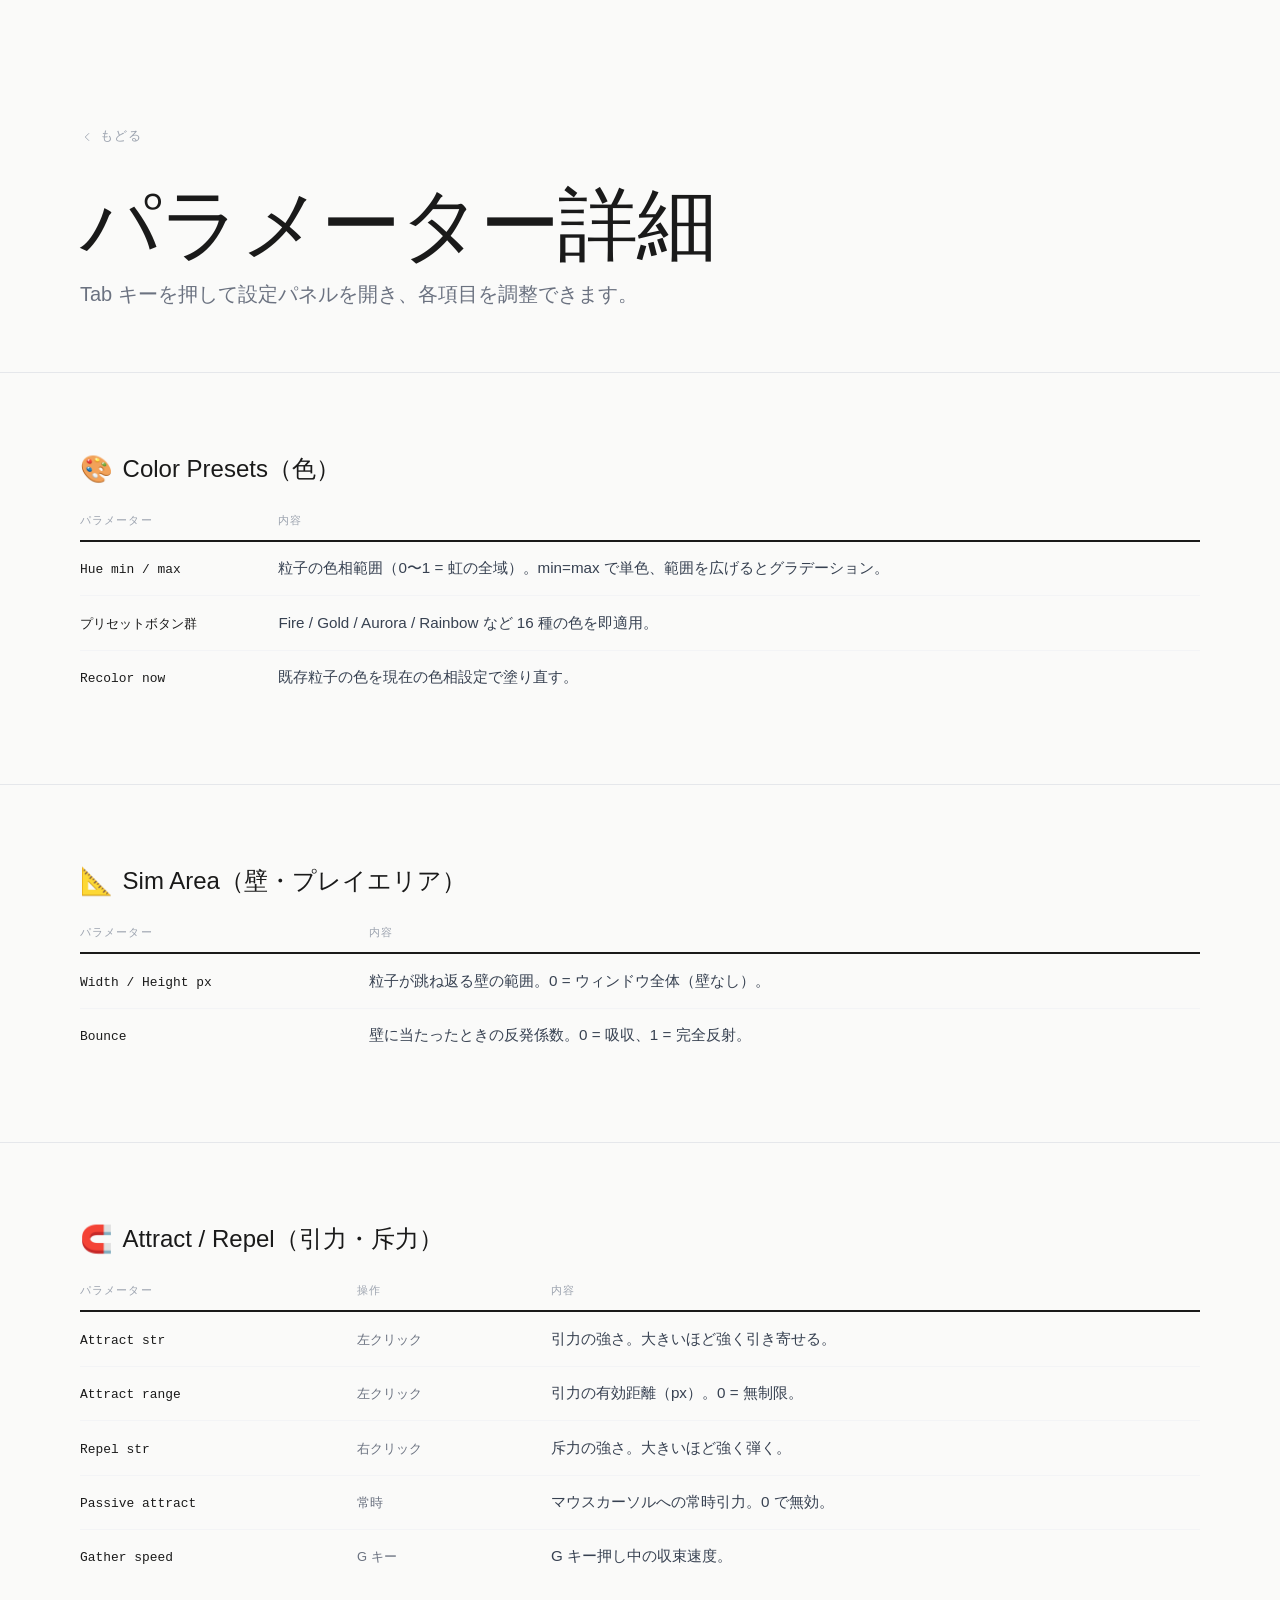
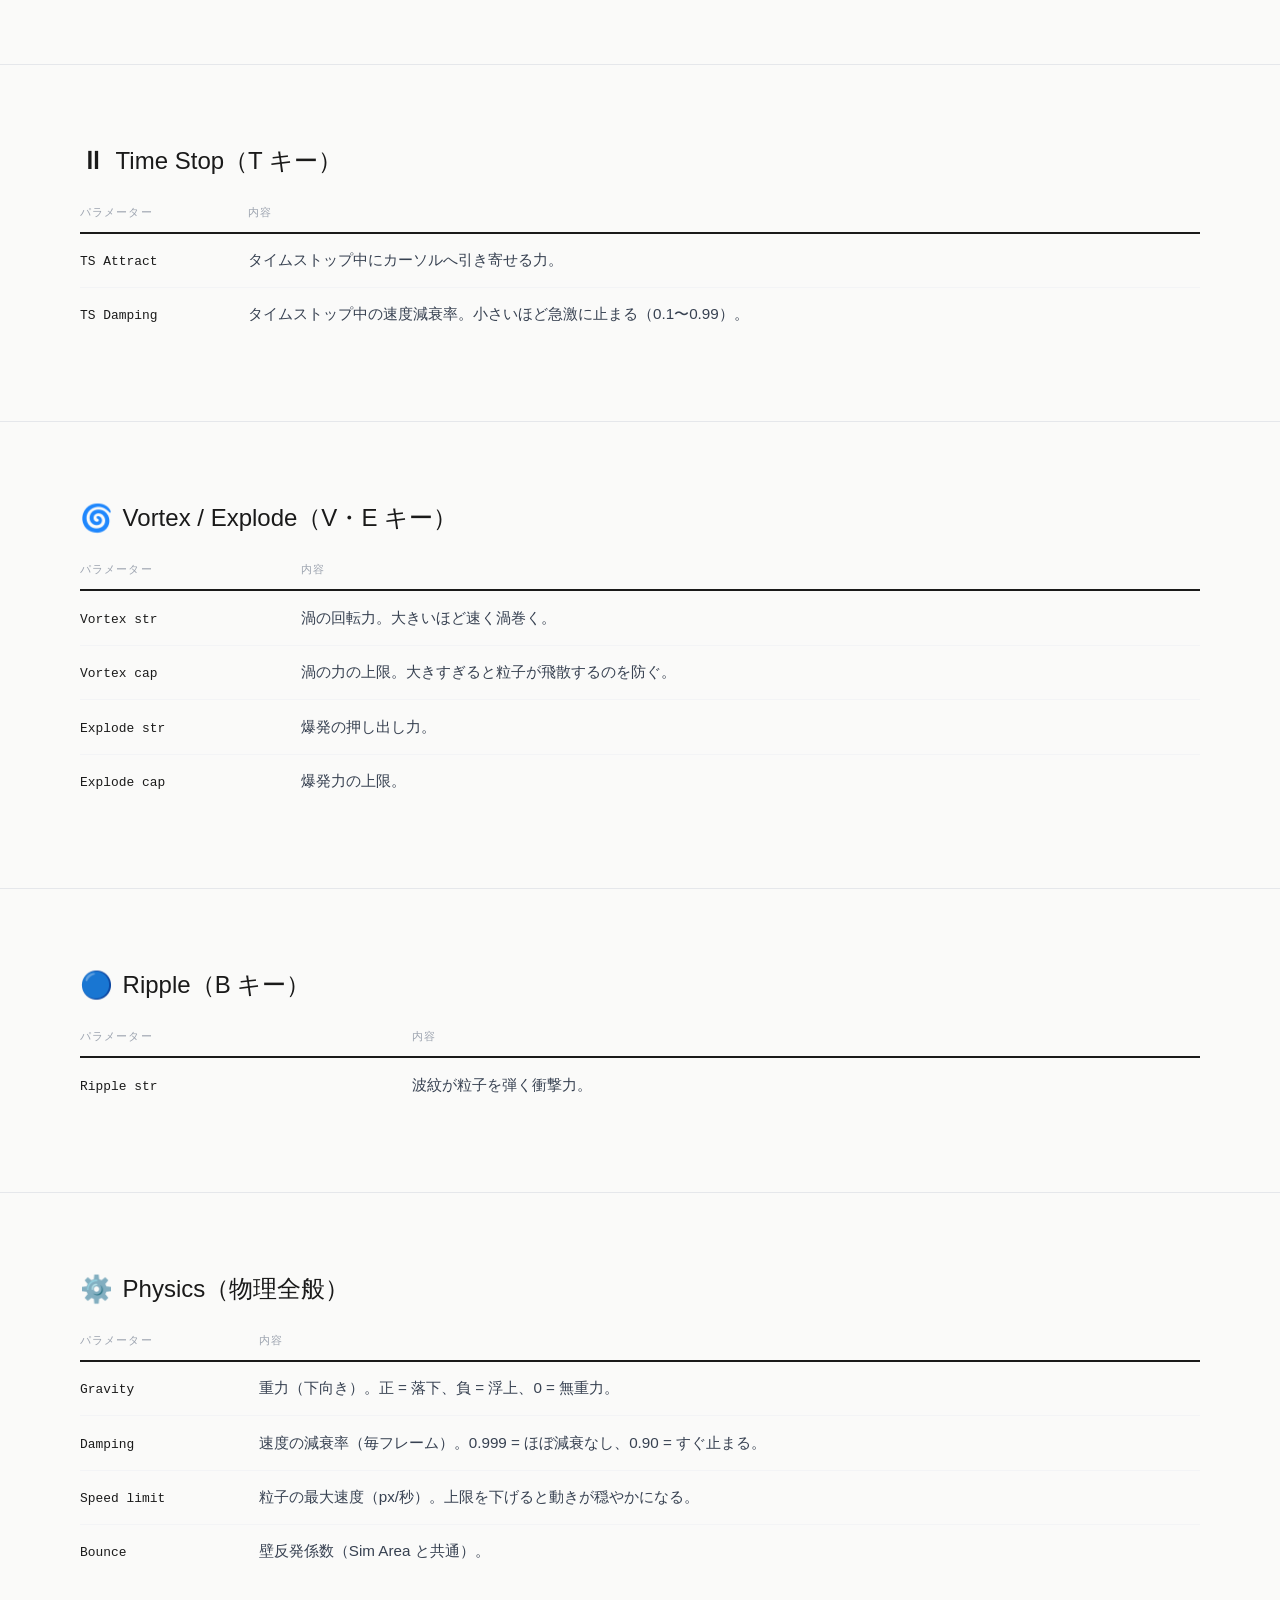
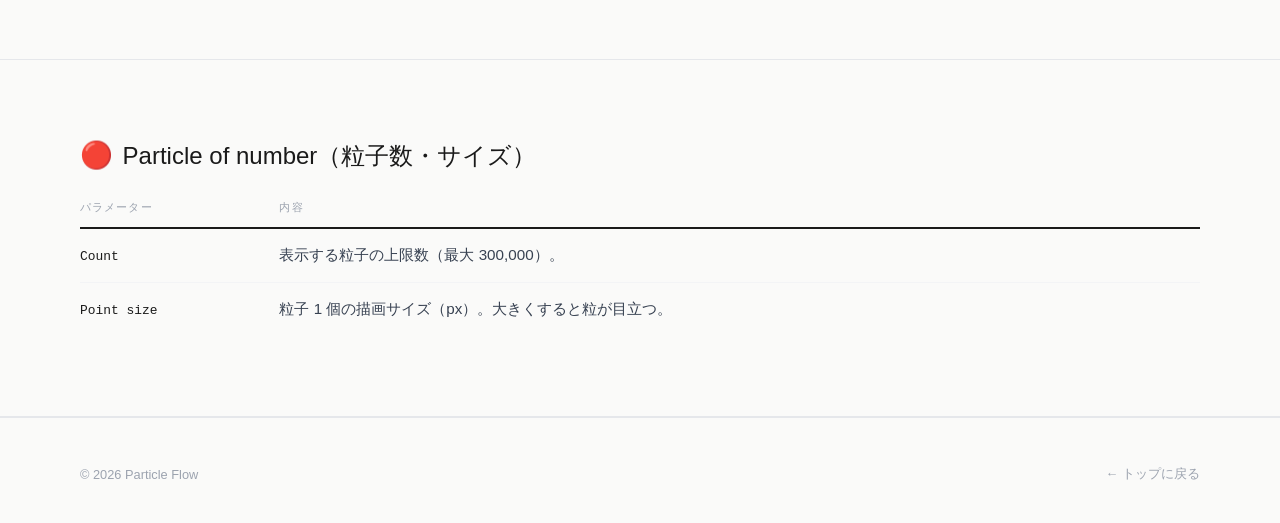
<file: docs/details/index.html>
<!DOCTYPE html>
<html lang="ja">
<head>
  <meta charset="UTF-8" />
  <meta name="viewport" content="width=device-width, initial-scale=1.0" />
  <title>パラメーター詳細 — Particle Flow</title>
  <link rel="stylesheet" href="../style.css" />
  <style>
    /* ---- Details ページ固有スタイル ---- */
    .detail-hero {
      padding: 5rem 1.5rem 3rem;
      border-bottom: 1px solid #e5e7eb;
    }
    @media (min-width: 640px)  { .detail-hero { padding: 6rem 2.5rem 3.5rem; } }
    @media (min-width: 1024px) { .detail-hero { padding: 8rem 5rem 4rem; } }

    .back-link {
      display: inline-flex;
      align-items: center;
      gap: 0.4rem;
      font-size: 0.8rem;
      color: #9ca3af;
      text-decoration: none;
      letter-spacing: 0.05em;
      margin-bottom: 2.5rem;
      transition: color 0.2s;
    }
    .back-link:hover { color: #1a1a1a; }

    .detail-hero h1 {
      font-size: clamp(2.2rem, 7vw, 5rem);
      font-weight: 300;
      line-height: 1.0;
      letter-spacing: -0.02em;
      margin-bottom: 1rem;
    }

    .detail-hero p {
      font-size: clamp(1rem, 2vw, 1.25rem);
      color: #6b7280;
      max-width: 40rem;
    }

    /* ---- セクション ---- */
    .detail-section {
      padding: 3.5rem 1.5rem;
      border-bottom: 1px solid #e5e7eb;
    }
    @media (min-width: 640px)  { .detail-section { padding: 4rem 2.5rem; } }
    @media (min-width: 1024px) { .detail-section { padding: 5rem 5rem; } }

    .detail-section-inner {
      max-width: 80rem;
      margin: 0 auto;
    }

    .section-heading {
      font-size: clamp(1.1rem, 3vw, 1.5rem);
      font-weight: 400;
      margin-bottom: 1.75rem;
      display: flex;
      align-items: center;
      gap: 0.6rem;
    }

    .section-emoji {
      font-size: 1.1em;
      line-height: 1;
    }

    /* ---- テーブル ---- */
    .param-table {
      width: 100%;
      border-collapse: collapse;
      font-size: clamp(0.85rem, 1.5vw, 0.95rem);
    }

    .param-table thead tr {
      border-bottom: 2px solid #1a1a1a;
    }

    .param-table th {
      text-align: left;
      font-weight: 500;
      font-size: 0.7rem;
      text-transform: uppercase;
      letter-spacing: 0.1em;
      color: #9ca3af;
      padding: 0 0 0.75rem;
    }
    .param-table th:not(:first-child) { padding-left: 1.5rem; }

    .param-table tbody tr {
      border-bottom: 1px solid #f3f4f6;
      transition: background 0.15s;
    }
    .param-table tbody tr:last-child { border-bottom: none; }
    .param-table tbody tr:hover { background: #f9fafb; }

    .param-table td {
      padding: 0.9rem 0;
      vertical-align: top;
      line-height: 1.6;
      color: #374151;
    }
    .param-table td:not(:first-child) { padding-left: 1.5rem; }

    .param-name {
      font-family: 'SFMono-Regular', 'Consolas', monospace;
      font-size: 0.85em;
      color: #1a1a1a;
      white-space: nowrap;
      font-weight: 500;
    }

    .param-op {
      white-space: nowrap;
      color: #6b7280;
      font-size: 0.85em;
    }

    /* モバイル: テーブルをカード形式に */
    @media (max-width: 639px) {
      .param-table thead { display: none; }

      .param-table tbody tr {
        display: block;
        padding: 1rem 0;
        border-bottom: 1px solid #e5e7eb;
      }

      .param-table td {
        display: block;
        padding: 0.15rem 0;
      }
      .param-table td:not(:first-child) { padding-left: 0; }

      .param-table td[data-label]::before {
        content: attr(data-label);
        display: inline;
        font-size: 0.7rem;
        text-transform: uppercase;
        letter-spacing: 0.08em;
        color: #9ca3af;
        margin-right: 0.5rem;
      }
    }
  </style>
</head>
<body>

  <!-- ヘッダー -->
  <div class="detail-hero">
    <div style="max-width:80rem;margin:0 auto">
      <a href="../index.html" class="back-link">
        <svg width="14" height="14" viewBox="0 0 24 24" fill="none" stroke="currentColor"
             stroke-width="1.5" stroke-linecap="round" stroke-linejoin="round">
          <polyline points="15 18 9 12 15 6"></polyline>
        </svg>
        もどる
      </a>
      <h1>パラメーター詳細</h1>
      <p>Tab キーを押して設定パネルを開き、各項目を調整できます。</p>
    </div>
  </div>

  <!-- Color Presets -->
  <section class="detail-section">
    <div class="detail-section-inner reveal">
      <h2 class="section-heading">
        <span class="section-emoji">🎨</span> Color Presets（色）
      </h2>
      <table class="param-table">
        <thead>
          <tr>
            <th>パラメーター</th>
            <th>内容</th>
          </tr>
        </thead>
        <tbody>
          <tr>
            <td><span class="param-name">Hue min / max</span></td>
            <td data-label="内容">粒子の色相範囲（0〜1 = 虹の全域）。min=max で単色、範囲を広げるとグラデーション。</td>
          </tr>
          <tr>
            <td><span class="param-name">プリセットボタン群</span></td>
            <td data-label="内容">Fire / Gold / Aurora / Rainbow など 16 種の色を即適用。</td>
          </tr>
          <tr>
            <td><span class="param-name">Recolor now</span></td>
            <td data-label="内容">既存粒子の色を現在の色相設定で塗り直す。</td>
          </tr>
        </tbody>
      </table>
    </div>
  </section>

  <!-- Sim Area -->
  <section class="detail-section">
    <div class="detail-section-inner reveal">
      <h2 class="section-heading">
        <span class="section-emoji">📐</span> Sim Area（壁・プレイエリア）
      </h2>
      <table class="param-table">
        <thead>
          <tr>
            <th>パラメーター</th>
            <th>内容</th>
          </tr>
        </thead>
        <tbody>
          <tr>
            <td><span class="param-name">Width / Height px</span></td>
            <td data-label="内容">粒子が跳ね返る壁の範囲。0 = ウィンドウ全体（壁なし）。</td>
          </tr>
          <tr>
            <td><span class="param-name">Bounce</span></td>
            <td data-label="内容">壁に当たったときの反発係数。0 = 吸収、1 = 完全反射。</td>
          </tr>
        </tbody>
      </table>
    </div>
  </section>

  <!-- Attract / Repel -->
  <section class="detail-section" style="background:#fafaf9">
    <div class="detail-section-inner reveal">
      <h2 class="section-heading">
        <span class="section-emoji">🧲</span> Attract / Repel（引力・斥力）
      </h2>
      <table class="param-table">
        <thead>
          <tr>
            <th>パラメーター</th>
            <th>操作</th>
            <th>内容</th>
          </tr>
        </thead>
        <tbody>
          <tr>
            <td><span class="param-name">Attract str</span></td>
            <td><span class="param-op">左クリック</span></td>
            <td data-label="内容">引力の強さ。大きいほど強く引き寄せる。</td>
          </tr>
          <tr>
            <td><span class="param-name">Attract range</span></td>
            <td><span class="param-op">左クリック</span></td>
            <td data-label="内容">引力の有効距離（px）。0 = 無制限。</td>
          </tr>
          <tr>
            <td><span class="param-name">Repel str</span></td>
            <td><span class="param-op">右クリック</span></td>
            <td data-label="内容">斥力の強さ。大きいほど強く弾く。</td>
          </tr>
          <tr>
            <td><span class="param-name">Passive attract</span></td>
            <td><span class="param-op">常時</span></td>
            <td data-label="内容">マウスカーソルへの常時引力。0 で無効。</td>
          </tr>
          <tr>
            <td><span class="param-name">Gather speed</span></td>
            <td><span class="param-op">G キー</span></td>
            <td data-label="内容">G キー押し中の収束速度。</td>
          </tr>
        </tbody>
      </table>
    </div>
  </section>

  <!-- Time Stop -->
  <section class="detail-section">
    <div class="detail-section-inner reveal">
      <h2 class="section-heading">
        <span class="section-emoji">⏸</span> Time Stop（T キー）
      </h2>
      <table class="param-table">
        <thead>
          <tr>
            <th>パラメーター</th>
            <th>内容</th>
          </tr>
        </thead>
        <tbody>
          <tr>
            <td><span class="param-name">TS Attract</span></td>
            <td data-label="内容">タイムストップ中にカーソルへ引き寄せる力。</td>
          </tr>
          <tr>
            <td><span class="param-name">TS Damping</span></td>
            <td data-label="内容">タイムストップ中の速度減衰率。小さいほど急激に止まる（0.1〜0.99）。</td>
          </tr>
        </tbody>
      </table>
    </div>
  </section>

  <!-- Vortex / Explode -->
  <section class="detail-section" style="background:#fafaf9">
    <div class="detail-section-inner reveal">
      <h2 class="section-heading">
        <span class="section-emoji">🌀</span> Vortex / Explode（V・E キー）
      </h2>
      <table class="param-table">
        <thead>
          <tr>
            <th>パラメーター</th>
            <th>内容</th>
          </tr>
        </thead>
        <tbody>
          <tr>
            <td><span class="param-name">Vortex str</span></td>
            <td data-label="内容">渦の回転力。大きいほど速く渦巻く。</td>
          </tr>
          <tr>
            <td><span class="param-name">Vortex cap</span></td>
            <td data-label="内容">渦の力の上限。大きすぎると粒子が飛散するのを防ぐ。</td>
          </tr>
          <tr>
            <td><span class="param-name">Explode str</span></td>
            <td data-label="内容">爆発の押し出し力。</td>
          </tr>
          <tr>
            <td><span class="param-name">Explode cap</span></td>
            <td data-label="内容">爆発力の上限。</td>
          </tr>
        </tbody>
      </table>
    </div>
  </section>

  <!-- Ripple -->
  <section class="detail-section" style="background:#fafaf9">
    <div class="detail-section-inner reveal">
      <h2 class="section-heading">
        <span class="section-emoji">🔵</span> Ripple（B キー）
      </h2>
      <table class="param-table">
        <thead>
          <tr>
            <th>パラメーター</th>
            <th>内容</th>
          </tr>
        </thead>
        <tbody>
          <tr>
            <td><span class="param-name">Ripple str</span></td>
            <td data-label="内容">波紋が粒子を弾く衝撃力。</td>
          </tr>
        </tbody>
      </table>
    </div>
  </section>

  <!-- Physics -->
  <section class="detail-section">
    <div class="detail-section-inner reveal">
      <h2 class="section-heading">
        <span class="section-emoji">⚙️</span> Physics（物理全般）
      </h2>
      <table class="param-table">
        <thead>
          <tr>
            <th>パラメーター</th>
            <th>内容</th>
          </tr>
        </thead>
        <tbody>
          <tr>
            <td><span class="param-name">Gravity</span></td>
            <td data-label="内容">重力（下向き）。正 = 落下、負 = 浮上、0 = 無重力。</td>
          </tr>
          <tr>
            <td><span class="param-name">Damping</span></td>
            <td data-label="内容">速度の減衰率（毎フレーム）。0.999 = ほぼ減衰なし、0.90 = すぐ止まる。</td>
          </tr>
          <tr>
            <td><span class="param-name">Speed limit</span></td>
            <td data-label="内容">粒子の最大速度（px/秒）。上限を下げると動きが穏やかになる。</td>
          </tr>
          <tr>
            <td><span class="param-name">Bounce</span></td>
            <td data-label="内容">壁反発係数（Sim Area と共通）。</td>
          </tr>
        </tbody>
      </table>
    </div>
  </section>

  <!-- Particles -->
  <section class="detail-section" style="background:#fafaf9">
    <div class="detail-section-inner reveal">
      <h2 class="section-heading">
        <span class="section-emoji">🔴</span> Particle of number（粒子数・サイズ）
      </h2>
      <table class="param-table">
        <thead>
          <tr>
            <th>パラメーター</th>
            <th>内容</th>
          </tr>
        </thead>
        <tbody>
          <tr>
            <td><span class="param-name">Count</span></td>
            <td data-label="内容">表示する粒子の上限数（最大 300,000）。</td>
          </tr>
          <tr>
            <td><span class="param-name">Point size</span></td>
            <td data-label="内容">粒子 1 個の描画サイズ（px）。大きくすると粒が目立つ。</td>
          </tr>
        </tbody>
      </table>
    </div>
  </section>

  <!-- Footer -->
  <footer>
    <div class="footer-inner">
      <p>© 2026 Particle Flow</p>
      <a href="../index.html" style="font-size:0.8rem;color:#9ca3af;text-decoration:none">← トップに戻る</a>
    </div>
  </footer>

  <script src="../script.js"></script>
</body>
</html>
</file>
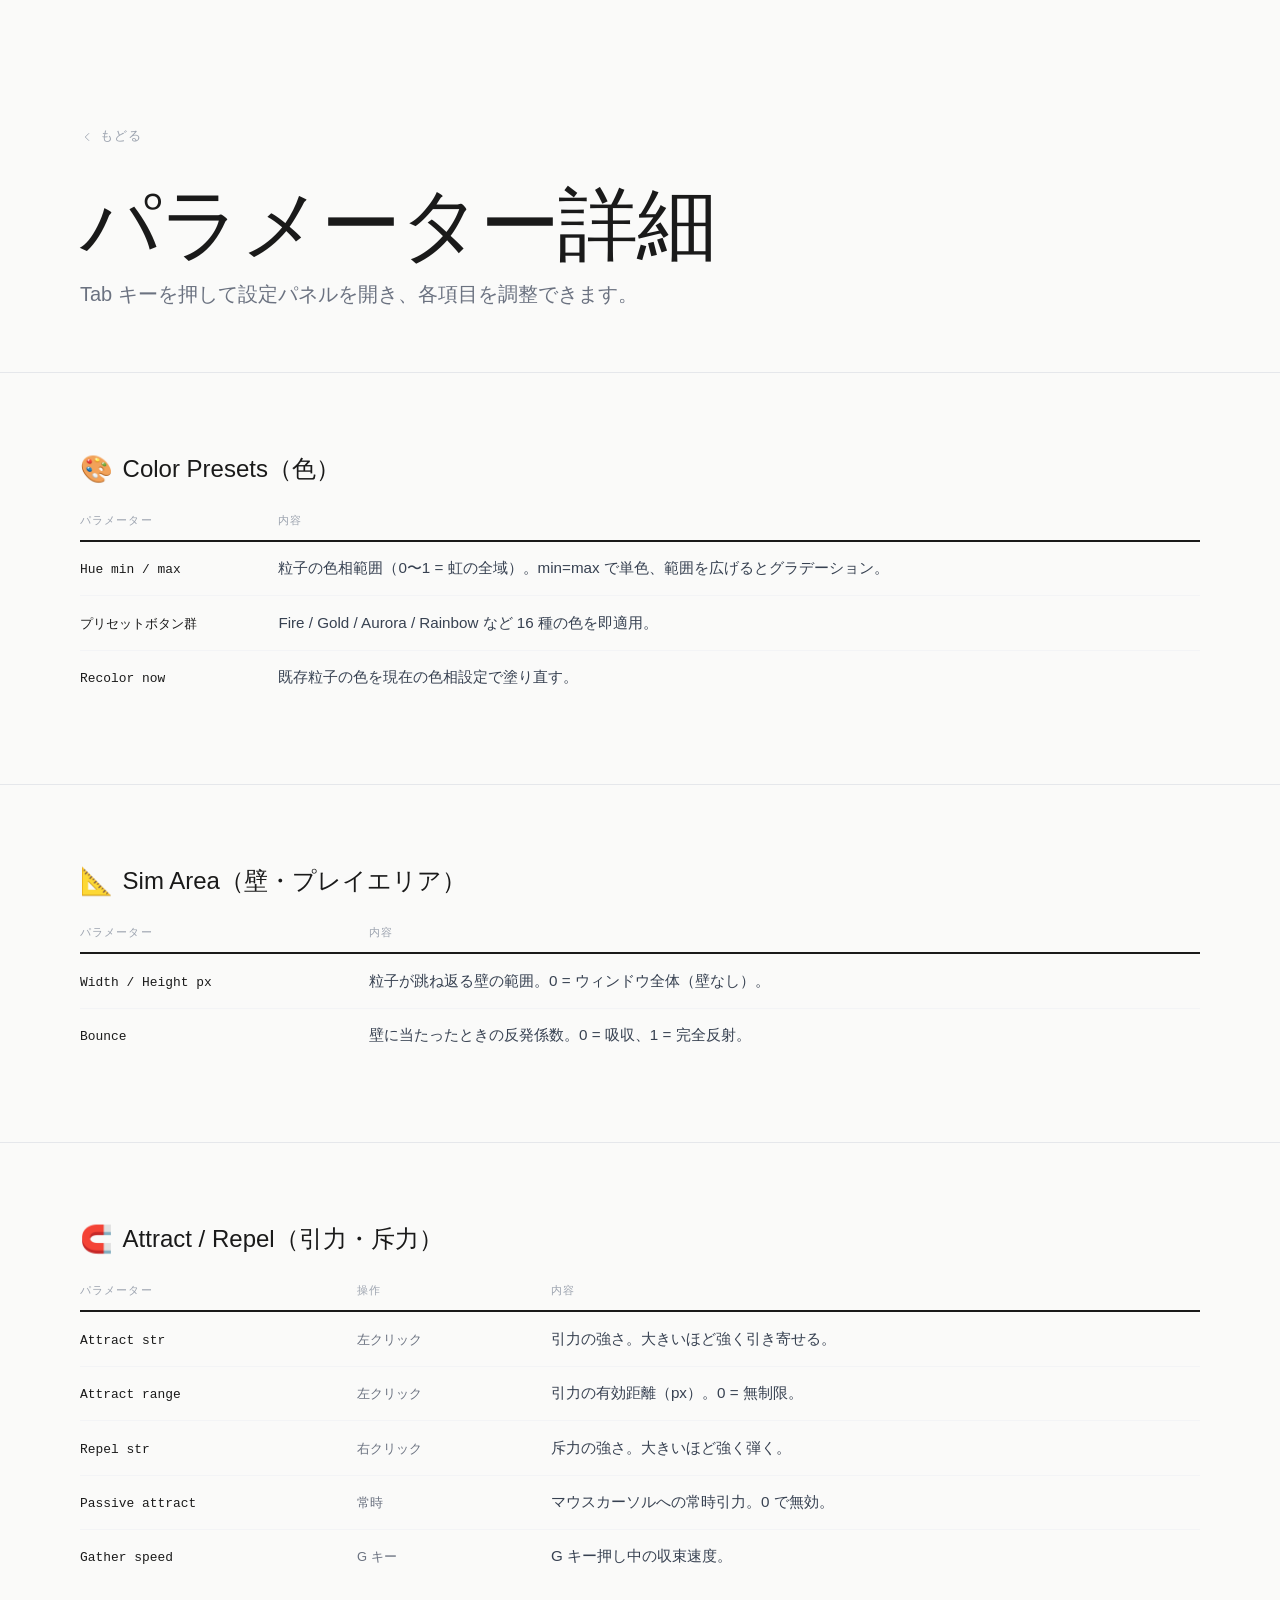
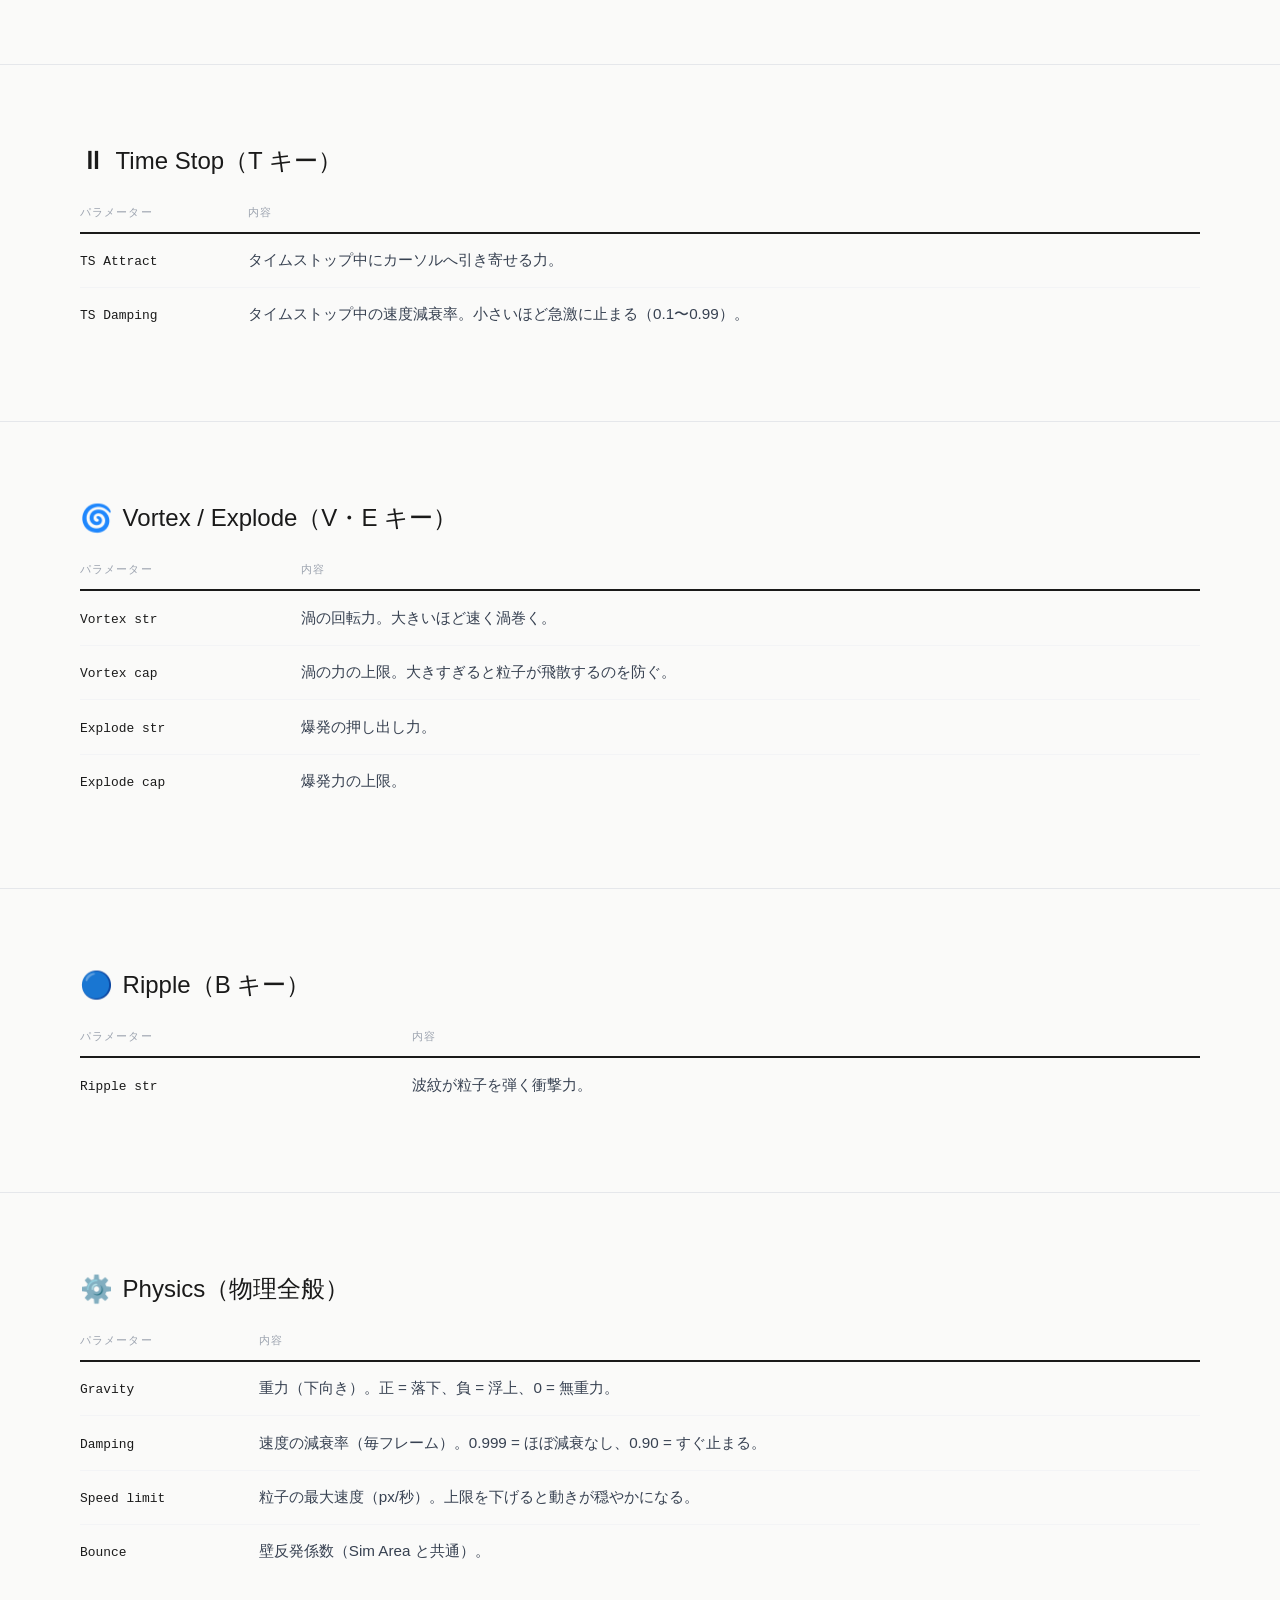
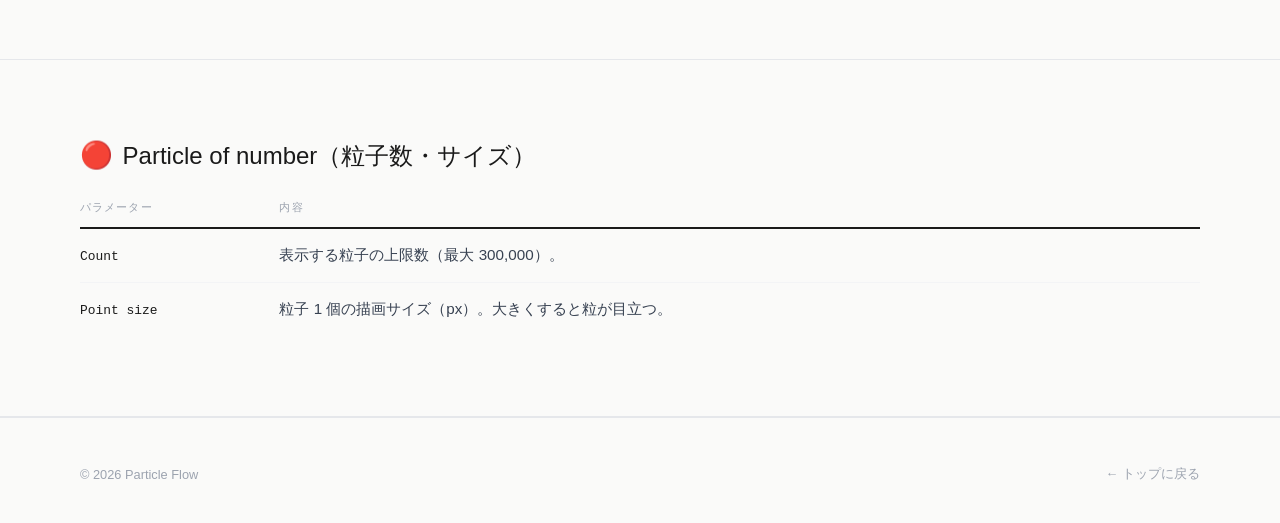
<file: Manual/details/index.html>
<!DOCTYPE html>
<html lang="ja">
<head>
  <meta charset="UTF-8" />
  <meta name="viewport" content="width=device-width, initial-scale=1.0" />
  <title>パラメーター詳細 — Particle Flow</title>
  <link rel="stylesheet" href="../style.css" />
  <style>
    /* ---- Details ページ固有スタイル ---- */
    .detail-hero {
      padding: 5rem 1.5rem 3rem;
      border-bottom: 1px solid #e5e7eb;
    }
    @media (min-width: 640px)  { .detail-hero { padding: 6rem 2.5rem 3.5rem; } }
    @media (min-width: 1024px) { .detail-hero { padding: 8rem 5rem 4rem; } }

    .back-link {
      display: inline-flex;
      align-items: center;
      gap: 0.4rem;
      font-size: 0.8rem;
      color: #9ca3af;
      text-decoration: none;
      letter-spacing: 0.05em;
      margin-bottom: 2.5rem;
      transition: color 0.2s;
    }
    .back-link:hover { color: #1a1a1a; }

    .detail-hero h1 {
      font-size: clamp(2.2rem, 7vw, 5rem);
      font-weight: 300;
      line-height: 1.0;
      letter-spacing: -0.02em;
      margin-bottom: 1rem;
    }

    .detail-hero p {
      font-size: clamp(1rem, 2vw, 1.25rem);
      color: #6b7280;
      max-width: 40rem;
    }

    /* ---- セクション ---- */
    .detail-section {
      padding: 3.5rem 1.5rem;
      border-bottom: 1px solid #e5e7eb;
    }
    @media (min-width: 640px)  { .detail-section { padding: 4rem 2.5rem; } }
    @media (min-width: 1024px) { .detail-section { padding: 5rem 5rem; } }

    .detail-section-inner {
      max-width: 80rem;
      margin: 0 auto;
    }

    .section-heading {
      font-size: clamp(1.1rem, 3vw, 1.5rem);
      font-weight: 400;
      margin-bottom: 1.75rem;
      display: flex;
      align-items: center;
      gap: 0.6rem;
    }

    .section-emoji {
      font-size: 1.1em;
      line-height: 1;
    }

    /* ---- テーブル ---- */
    .param-table {
      width: 100%;
      border-collapse: collapse;
      font-size: clamp(0.85rem, 1.5vw, 0.95rem);
    }

    .param-table thead tr {
      border-bottom: 2px solid #1a1a1a;
    }

    .param-table th {
      text-align: left;
      font-weight: 500;
      font-size: 0.7rem;
      text-transform: uppercase;
      letter-spacing: 0.1em;
      color: #9ca3af;
      padding: 0 0 0.75rem;
    }
    .param-table th:not(:first-child) { padding-left: 1.5rem; }

    .param-table tbody tr {
      border-bottom: 1px solid #f3f4f6;
      transition: background 0.15s;
    }
    .param-table tbody tr:last-child { border-bottom: none; }
    .param-table tbody tr:hover { background: #f9fafb; }

    .param-table td {
      padding: 0.9rem 0;
      vertical-align: top;
      line-height: 1.6;
      color: #374151;
    }
    .param-table td:not(:first-child) { padding-left: 1.5rem; }

    .param-name {
      font-family: 'SFMono-Regular', 'Consolas', monospace;
      font-size: 0.85em;
      color: #1a1a1a;
      white-space: nowrap;
      font-weight: 500;
    }

    .param-op {
      white-space: nowrap;
      color: #6b7280;
      font-size: 0.85em;
    }

    /* モバイル: テーブルをカード形式に */
    @media (max-width: 639px) {
      .param-table thead { display: none; }

      .param-table tbody tr {
        display: block;
        padding: 1rem 0;
        border-bottom: 1px solid #e5e7eb;
      }

      .param-table td {
        display: block;
        padding: 0.15rem 0;
      }
      .param-table td:not(:first-child) { padding-left: 0; }

      .param-table td[data-label]::before {
        content: attr(data-label);
        display: inline;
        font-size: 0.7rem;
        text-transform: uppercase;
        letter-spacing: 0.08em;
        color: #9ca3af;
        margin-right: 0.5rem;
      }
    }
  </style>
</head>
<body>

  <!-- ヘッダー -->
  <div class="detail-hero">
    <div style="max-width:80rem;margin:0 auto">
      <a href="/" class="back-link">
        <svg width="14" height="14" viewBox="0 0 24 24" fill="none" stroke="currentColor"
             stroke-width="1.5" stroke-linecap="round" stroke-linejoin="round">
          <polyline points="15 18 9 12 15 6"></polyline>
        </svg>
        もどる
      </a>
      <h1>パラメーター詳細</h1>
      <p>Tab キーを押して設定パネルを開き、各項目を調整できます。</p>
    </div>
  </div>

  <!-- Color Presets -->
  <section class="detail-section">
    <div class="detail-section-inner reveal">
      <h2 class="section-heading">
        <span class="section-emoji">🎨</span> Color Presets（色）
      </h2>
      <table class="param-table">
        <thead>
          <tr>
            <th>パラメーター</th>
            <th>内容</th>
          </tr>
        </thead>
        <tbody>
          <tr>
            <td><span class="param-name">Hue min / max</span></td>
            <td data-label="内容">粒子の色相範囲（0〜1 = 虹の全域）。min=max で単色、範囲を広げるとグラデーション。</td>
          </tr>
          <tr>
            <td><span class="param-name">プリセットボタン群</span></td>
            <td data-label="内容">Fire / Gold / Aurora / Rainbow など 16 種の色を即適用。</td>
          </tr>
          <tr>
            <td><span class="param-name">Recolor now</span></td>
            <td data-label="内容">既存粒子の色を現在の色相設定で塗り直す。</td>
          </tr>
        </tbody>
      </table>
    </div>
  </section>

  <!-- Sim Area -->
  <section class="detail-section">
    <div class="detail-section-inner reveal">
      <h2 class="section-heading">
        <span class="section-emoji">📐</span> Sim Area（壁・プレイエリア）
      </h2>
      <table class="param-table">
        <thead>
          <tr>
            <th>パラメーター</th>
            <th>内容</th>
          </tr>
        </thead>
        <tbody>
          <tr>
            <td><span class="param-name">Width / Height px</span></td>
            <td data-label="内容">粒子が跳ね返る壁の範囲。0 = ウィンドウ全体（壁なし）。</td>
          </tr>
          <tr>
            <td><span class="param-name">Bounce</span></td>
            <td data-label="内容">壁に当たったときの反発係数。0 = 吸収、1 = 完全反射。</td>
          </tr>
        </tbody>
      </table>
    </div>
  </section>

  <!-- Attract / Repel -->
  <section class="detail-section" style="background:#fafaf9">
    <div class="detail-section-inner reveal">
      <h2 class="section-heading">
        <span class="section-emoji">🧲</span> Attract / Repel（引力・斥力）
      </h2>
      <table class="param-table">
        <thead>
          <tr>
            <th>パラメーター</th>
            <th>操作</th>
            <th>内容</th>
          </tr>
        </thead>
        <tbody>
          <tr>
            <td><span class="param-name">Attract str</span></td>
            <td><span class="param-op">左クリック</span></td>
            <td data-label="内容">引力の強さ。大きいほど強く引き寄せる。</td>
          </tr>
          <tr>
            <td><span class="param-name">Attract range</span></td>
            <td><span class="param-op">左クリック</span></td>
            <td data-label="内容">引力の有効距離（px）。0 = 無制限。</td>
          </tr>
          <tr>
            <td><span class="param-name">Repel str</span></td>
            <td><span class="param-op">右クリック</span></td>
            <td data-label="内容">斥力の強さ。大きいほど強く弾く。</td>
          </tr>
          <tr>
            <td><span class="param-name">Passive attract</span></td>
            <td><span class="param-op">常時</span></td>
            <td data-label="内容">マウスカーソルへの常時引力。0 で無効。</td>
          </tr>
          <tr>
            <td><span class="param-name">Gather speed</span></td>
            <td><span class="param-op">G キー</span></td>
            <td data-label="内容">G キー押し中の収束速度。</td>
          </tr>
        </tbody>
      </table>
    </div>
  </section>

  <!-- Time Stop -->
  <section class="detail-section">
    <div class="detail-section-inner reveal">
      <h2 class="section-heading">
        <span class="section-emoji">⏸</span> Time Stop（T キー）
      </h2>
      <table class="param-table">
        <thead>
          <tr>
            <th>パラメーター</th>
            <th>内容</th>
          </tr>
        </thead>
        <tbody>
          <tr>
            <td><span class="param-name">TS Attract</span></td>
            <td data-label="内容">タイムストップ中にカーソルへ引き寄せる力。</td>
          </tr>
          <tr>
            <td><span class="param-name">TS Damping</span></td>
            <td data-label="内容">タイムストップ中の速度減衰率。小さいほど急激に止まる（0.1〜0.99）。</td>
          </tr>
        </tbody>
      </table>
    </div>
  </section>

  <!-- Vortex / Explode -->
  <section class="detail-section" style="background:#fafaf9">
    <div class="detail-section-inner reveal">
      <h2 class="section-heading">
        <span class="section-emoji">🌀</span> Vortex / Explode（V・E キー）
      </h2>
      <table class="param-table">
        <thead>
          <tr>
            <th>パラメーター</th>
            <th>内容</th>
          </tr>
        </thead>
        <tbody>
          <tr>
            <td><span class="param-name">Vortex str</span></td>
            <td data-label="内容">渦の回転力。大きいほど速く渦巻く。</td>
          </tr>
          <tr>
            <td><span class="param-name">Vortex cap</span></td>
            <td data-label="内容">渦の力の上限。大きすぎると粒子が飛散するのを防ぐ。</td>
          </tr>
          <tr>
            <td><span class="param-name">Explode str</span></td>
            <td data-label="内容">爆発の押し出し力。</td>
          </tr>
          <tr>
            <td><span class="param-name">Explode cap</span></td>
            <td data-label="内容">爆発力の上限。</td>
          </tr>
        </tbody>
      </table>
    </div>
  </section>

  <!-- Ripple -->
  <section class="detail-section" style="background:#fafaf9">
    <div class="detail-section-inner reveal">
      <h2 class="section-heading">
        <span class="section-emoji">🔵</span> Ripple（B キー）
      </h2>
      <table class="param-table">
        <thead>
          <tr>
            <th>パラメーター</th>
            <th>内容</th>
          </tr>
        </thead>
        <tbody>
          <tr>
            <td><span class="param-name">Ripple str</span></td>
            <td data-label="内容">波紋が粒子を弾く衝撃力。</td>
          </tr>
        </tbody>
      </table>
    </div>
  </section>

  <!-- Physics -->
  <section class="detail-section">
    <div class="detail-section-inner reveal">
      <h2 class="section-heading">
        <span class="section-emoji">⚙️</span> Physics（物理全般）
      </h2>
      <table class="param-table">
        <thead>
          <tr>
            <th>パラメーター</th>
            <th>内容</th>
          </tr>
        </thead>
        <tbody>
          <tr>
            <td><span class="param-name">Gravity</span></td>
            <td data-label="内容">重力（下向き）。正 = 落下、負 = 浮上、0 = 無重力。</td>
          </tr>
          <tr>
            <td><span class="param-name">Damping</span></td>
            <td data-label="内容">速度の減衰率（毎フレーム）。0.999 = ほぼ減衰なし、0.90 = すぐ止まる。</td>
          </tr>
          <tr>
            <td><span class="param-name">Speed limit</span></td>
            <td data-label="内容">粒子の最大速度（px/秒）。上限を下げると動きが穏やかになる。</td>
          </tr>
          <tr>
            <td><span class="param-name">Bounce</span></td>
            <td data-label="内容">壁反発係数（Sim Area と共通）。</td>
          </tr>
        </tbody>
      </table>
    </div>
  </section>

  <!-- Particles -->
  <section class="detail-section" style="background:#fafaf9">
    <div class="detail-section-inner reveal">
      <h2 class="section-heading">
        <span class="section-emoji">🔴</span> Particle of number（粒子数・サイズ）
      </h2>
      <table class="param-table">
        <thead>
          <tr>
            <th>パラメーター</th>
            <th>内容</th>
          </tr>
        </thead>
        <tbody>
          <tr>
            <td><span class="param-name">Count</span></td>
            <td data-label="内容">表示する粒子の上限数（最大 300,000）。</td>
          </tr>
          <tr>
            <td><span class="param-name">Point size</span></td>
            <td data-label="内容">粒子 1 個の描画サイズ（px）。大きくすると粒が目立つ。</td>
          </tr>
        </tbody>
      </table>
    </div>
  </section>

  <!-- Footer -->
  <footer>
    <div class="footer-inner">
      <p>© 2026 Particle Flow</p>
      <a href="/" style="font-size:0.8rem;color:#9ca3af;text-decoration:none">← トップに戻る</a>
    </div>
  </footer>

  <script src="../script.js"></script>
</body>
</html>
</file>
<file: docs/style.css>
/* ================================================================
   Reset
================================================================ */
*, *::before, *::after { box-sizing: border-box; margin: 0; padding: 0; }

body {
  background: #fafaf9;
  color: #1a1a1a;
  font-family: -apple-system, BlinkMacSystemFont, 'Segoe UI', sans-serif;
  -webkit-font-smoothing: antialiased;
  overflow-x: hidden;
}

/* ================================================================
   Hero
================================================================ */
.hero {
  position: relative;
  height: 100svh;
  min-height: 480px;
  width: 100%;
  display: flex;
  align-items: flex-end;
  justify-content: flex-start;
  overflow: hidden;
}

.hero-bg {
  position: absolute;
  inset: 0;
  opacity: 0;
  transform: scale(1.05);
  animation: heroReveal 2s cubic-bezier(0.22, 1, 0.36, 1) forwards;
}

.hero-bg img {
  width: 100%;
  height: 100%;
  object-fit: cover;
}

@keyframes heroReveal {
  to { opacity: 1; transform: scale(1); }
}

.hero-title {
  position: relative;
  z-index: 10;
  padding: 0 1.5rem 3rem;
  max-width: 56rem;
  opacity: 0;
  transform: translateY(60px);
  animation: slideUp 1.2s cubic-bezier(0.22, 1, 0.36, 1) 0.6s forwards;
}

@media (min-width: 640px)  { .hero-title { padding: 0 2.5rem 4rem; } }
@media (min-width: 1024px) { .hero-title { padding: 0 5rem 4rem; } }

.hero-title h1 {
  font-size: clamp(2.8rem, 11vw, 8rem);
  font-weight: 300;
  line-height: 0.92;
  letter-spacing: -0.02em;
  color: white;
  mix-blend-mode: difference;
}

.h1-particle { display: block; }
.h1-flow     { display: block; text-align: center; }

/* ヒーローの「ブラウザで遊ぶ」。タイトルと同じく mix-blend-mode で背景に馴染ませる */
.play-btn {
  display: inline-block;
  margin-top: 2rem;
  padding: 0.8rem 2.2rem;
  border: 1px solid white;
  border-radius: 999px;
  color: white;
  font-size: 0.95rem;
  letter-spacing: 0.12em;
  text-decoration: none;
  mix-blend-mode: difference;
  transition: background 0.25s, color 0.25s;
}

.play-btn:hover {
  background: white;
  color: black;
}

@keyframes slideUp {
  to { opacity: 1; transform: translateY(0); }
}

.scroll-indicator {
  position: absolute;
  bottom: 1.5rem;
  right: 1.5rem;
  z-index: 10;
  cursor: pointer;
  background: none;
  border: none;
  padding: 0.5rem;
  opacity: 0;
  mix-blend-mode: difference;
  animation: fadeIn 0.4s ease 2.5s forwards;
}

@media (min-width: 768px) { .scroll-indicator { right: 4rem; bottom: 2rem; } }

@keyframes fadeIn { to { opacity: 1; } }

.scroll-indicator svg {
  animation: bounce 2s ease-in-out infinite;
  display: block;
}

@keyframes bounce {
  0%, 100% { transform: translateY(0); }
  50%       { transform: translateY(8px); }
}

/* ================================================================
   共通
================================================================ */
.content { position: relative; background: #fafaf9; }

section {
  padding: 4rem 1.5rem;
}
@media (min-width: 640px)  { section { padding: 6rem 2.5rem; } }
@media (min-width: 1024px) { section { padding: 8rem 5rem; } }

.max-w { max-width: 80rem; margin: 0 auto; }

.label {
  font-size: 0.7rem;
  text-transform: uppercase;
  letter-spacing: 0.15em;
  color: #9ca3af;
}
@media (min-width: 640px) { .label { font-size: 0.75rem; } }

.heading-xl {
  font-size: clamp(2rem, 8vw, 3rem);
  font-weight: 300;
  line-height: 1.05;
  margin-bottom: 1.5rem;
}
@media (min-width: 640px) { .heading-xl { line-height: 1.0; margin-bottom: 2rem; } }

/* ================================================================
   About
================================================================ */
.about-grid {
  display: grid;
  gap: 2rem;
}
@media (min-width: 768px) {
  .about-grid {
    grid-template-columns: 2fr 10fr;
    gap: 3rem;
  }
}

.about-label { padding-top: 0.25rem; }

.text-body {
  font-size: clamp(1rem, 2.5vw, 1.375rem);
  color: #4b5563;
  line-height: 1.75;
  max-width: 48rem;
}

/* ================================================================
   Dark sections
================================================================ */
.dark-section { background: #1a1a1a; color: white; }
.dark-section .heading-xl { color: white; }

.dark-text {
  font-size: clamp(1rem, 2.5vw, 1.375rem);
  color: #d1d5db;
  line-height: 1.75;
}

.dark-inner {
  max-width: 56rem;
  margin: 0;
}
@media (min-width: 768px) { .dark-inner { margin-left: auto; } }

/* ================================================================
   Operations
================================================================ */
.ops-header { margin-bottom: 3rem; }
@media (min-width: 640px) { .ops-header { margin-bottom: 5rem; } }

.ops-header .label {
  display: block;
  margin-bottom: 1rem;
}
@media (min-width: 640px) { .ops-header .label { margin-bottom: 1.5rem; } }

.ops-header h2 { max-width: 48rem; }

.op-card {
  border-top: 1px solid #e5e7eb;
  padding: 1.5rem 0;
  transition: background-color 0.5s;
}
@media (min-width: 640px) { .op-card { padding: 2rem 0; } }
.op-card:hover { background: rgba(249, 250, 251, 0.5); }

/* モバイル: 番号+タイトル横並び → 説明を下に */
.op-header-row {
  display: flex;
  align-items: flex-start;
  gap: 1rem;
  margin-bottom: 0.75rem;
}

/* デスクトップ: 3カラムグリッド */
@media (min-width: 768px) {
  .op-card-inner {
    display: grid;
    grid-template-columns: 1.5rem 1fr 2fr;
    gap: 2rem;
    align-items: start;
  }
  .op-header-row {
    display: contents;
  }
  .op-header-row .op-num,
  .op-header-row .op-title-wrap {
    display: block;
  }
}

.op-num {
  font-size: 0.8rem;
  color: #9ca3af;
  font-weight: 300;
  flex-shrink: 0;
  min-width: 1.5rem;
  padding-top: 0.3rem;
}

.op-title {
  font-size: clamp(1.4rem, 4vw, 2.25rem);
  font-weight: 300;
}

.op-key {
  display: block;
  font-size: 0.8rem;
  color: #6b7280;
  font-family: monospace;
  letter-spacing: 0.05em;
  margin-top: 0.3rem;
}

.op-desc {
  color: #4b5563;
  font-size: clamp(0.95rem, 1.5vw, 1.125rem);
  line-height: 1.75;
}

.op-video {
  display: block;
  width: 100%;
  max-width: 100%;
  margin-top: 1.25rem;
  border-radius: 6px;
  background: #000;
}

.ops-note {
  margin-top: 2rem;
  font-size: 0.8rem;
  color: #9ca3af;
}

.ops-other {
  margin-top: 1.25rem;
  display: flex;
  align-items: baseline;
  gap: 1.5rem;
  flex-wrap: wrap;
}

.ops-other-label {
  font-size: 0.7rem;
  text-transform: uppercase;
  letter-spacing: 0.12em;
  color: #9ca3af;
  flex-shrink: 0;
}

.ops-other-list {
  display: flex;
  flex-wrap: wrap;
  gap: 0.5rem 1.5rem;
}

.ops-other-item {
  font-size: 0.85rem;
  color: #6b7280;
  display: flex;
  align-items: center;
  gap: 0.5rem;
}

.ops-other-key {
  font-family: monospace;
  font-size: 0.75rem;
  background: #f3f4f6;
  border: 1px solid #e5e7eb;
  border-radius: 4px;
  padding: 0.1rem 0.45rem;
  color: #374151;
}

/* stagger */
.op-card:nth-child(1) { transition-delay: 0s; }
.op-card:nth-child(2) { transition-delay: 0.08s; }
.op-card:nth-child(3) { transition-delay: 0.16s; }
.op-card:nth-child(4) { transition-delay: 0.24s; }
.op-card:nth-child(5) { transition-delay: 0.32s; }

/* ================================================================
   Parameters
================================================================ */
.params-section { background: #f5f5f4; }

.params-grid {
  display: grid;
  gap: 3rem;
}
@media (min-width: 768px) {
  .params-grid { grid-template-columns: 1fr 1fr; gap: 5rem; }
}

.params-heading {
  font-size: clamp(2rem, 6vw, 3.75rem);
  font-weight: 300;
  line-height: 1.1;
  margin-bottom: 1.25rem;
}
@media (min-width: 640px) { .params-heading { margin-bottom: 2rem; } }

.params-desc {
  color: #4b5563;
  font-size: clamp(1rem, 1.5vw, 1.125rem);
}

.params-label {
  display: block;
  margin-bottom: 1rem;
}
@media (min-width: 640px) { .params-label { margin-bottom: 1.5rem; } }

.param-items {
  display: flex;
  flex-direction: column;
  gap: 2.5rem;
}
@media (min-width: 640px) { .param-items { gap: 3rem; } }

.param-item {
  border-left: 2px solid #1a1a1a;
  padding-left: 1.5rem;
}
@media (min-width: 640px) { .param-item { padding-left: 2rem; } }

.param-item h3 {
  font-size: clamp(1.1rem, 2.5vw, 1.875rem);
  font-weight: 300;
  margin-bottom: 0.4rem;
}

.param-item p {
  color: #4b5563;
  font-size: clamp(0.9rem, 1.5vw, 1rem);
  line-height: 1.6;
}

/* パラメータ説明画像 */
.param-img {
  display: block;
  width: 100%;
  max-width: 100%;
  margin-top: 1rem;
  border-radius: 6px;
  border: 1px solid #e5e7eb;
  background: #f9f9f8;
  object-fit: contain;
  cursor: zoom-in;
  transition: opacity 0.2s;
}
.param-img:hover { opacity: 0.85; }

/* ---- Lightbox ---- */
#lightbox {
  display: none;
  position: fixed;
  inset: 0;
  z-index: 1000;
  align-items: center;
  justify-content: center;
  padding: 1.5rem;
}
#lightbox.active { display: flex; }

.lightbox-bg {
  position: absolute;
  inset: 0;
  background: rgba(0, 0, 0, 0.85);
  animation: lbFadeIn 0.2s ease;
}
@keyframes lbFadeIn { from { opacity: 0; } to { opacity: 1; } }

#lightbox-img {
  position: relative;
  max-width: min(90vw, 1000px);
  max-height: 90svh;
  width: auto;
  height: auto;
  object-fit: contain;
  border-radius: 6px;
  animation: lbZoomIn 0.25s cubic-bezier(0.22, 1, 0.36, 1);
  cursor: default;
}
@keyframes lbZoomIn {
  from { opacity: 0; transform: scale(0.92); }
  to   { opacity: 1; transform: scale(1); }
}

#lightbox-close {
  position: absolute;
  top: 1rem;
  right: 1rem;
  z-index: 1001;
  background: rgba(255,255,255,0.15);
  border: none;
  color: white;
  width: 2.5rem;
  height: 2.5rem;
  border-radius: 50%;
  font-size: 1.25rem;
  cursor: pointer;
  display: flex;
  align-items: center;
  justify-content: center;
  transition: background 0.2s;
}
#lightbox-close:hover { background: rgba(255,255,255,0.3); }

.params-note {
  color: #6b7280;
  font-style: italic;
  padding-top: 0.5rem;
  font-size: 0.875rem;
}
.params-note-link {
  display: inline-block;
  text-decoration: none;
  border-bottom: 1px solid #d1d5db;
  transition: color 0.2s, border-color 0.2s;
}
.params-note-link:hover { color: #1a1a1a; border-color: #1a1a1a; }

/* ================================================================
   Recommendations
================================================================ */
.rec-header { margin-bottom: 3rem; }
@media (min-width: 640px) { .rec-header { margin-bottom: 5rem; } }

.rec-header .label {
  display: block;
  margin-bottom: 1rem;
}
@media (min-width: 640px) { .rec-header .label { margin-bottom: 1.5rem; } }

.rec-grid {
  display: grid;
  gap: 1.25rem;
}
@media (min-width: 640px) { .rec-grid { gap: 1.5rem; } }
@media (min-width: 768px) { .rec-grid { grid-template-columns: 1fr 1fr; gap: 2rem; } }

.rec-grid > div {
  display: flex;
  flex-direction: column;
}

.rec-card {
  border: 1px solid #e5e7eb;
  padding: 1.75rem;
  transition: border-color 0.3s;
  height: 100%;
  display: flex;
  flex-direction: column;
}
@media (min-width: 640px) { .rec-card { padding: 2.5rem; } }
.rec-card:hover { border-color: #9ca3af; }

.rec-num {
  font-size: clamp(2.5rem, 6vw, 3.75rem);
  font-weight: 300;
  color: #d1d5db;
  margin-bottom: 1.25rem;
  transition: color 0.3s;
  line-height: 1;
}
@media (min-width: 640px) { .rec-num { margin-bottom: 2rem; } }
.rec-card:hover .rec-num { color: #9ca3af; }

.rec-video {
  width: 100%;
  margin-top: auto;
  padding-top: 1.5rem;
  border-radius: 4px;
}

.rec-title {
  font-size: clamp(1.1rem, 2.5vw, 1.75rem);
  font-weight: 300;
  margin-bottom: 0.5rem;
  line-height: 1.3;
}

.rec-subtitle {
  font-size: 0.8rem;
  color: #6b7280;
  margin-bottom: 1rem;
  font-family: monospace;
  letter-spacing: 0.05em;
}
@media (min-width: 640px) { .rec-subtitle { margin-bottom: 1.5rem; font-size: 0.875rem; } }

.rec-desc {
  color: #4b5563;
  line-height: 1.7;
  font-size: clamp(0.9rem, 1.5vw, 1rem);
}

/* stagger */
.rec-grid > div:nth-child(1) { transition-delay: 0s; }
.rec-grid > div:nth-child(2) { transition-delay: 0.08s; }
.rec-grid > div:nth-child(3) { transition-delay: 0.16s; }
.rec-grid > div:nth-child(4) { transition-delay: 0.24s; }

/* ================================================================
   Final (dark)
================================================================ */
.final-wrap {
  max-width: 64rem;
  margin: 0 auto;
}

.final-heading {
  font-size: clamp(1.75rem, 6vw, 3.75rem);
  font-weight: 300;
  line-height: 1.1;
  margin-bottom: 2rem;
  color: white;
}
@media (min-width: 640px) { .final-heading { margin-bottom: 3rem; } }

.final-text {
  font-size: clamp(1rem, 2vw, 1.375rem);
  color: #9ca3af;
  line-height: 1.75;
}

/* ================================================================
   Footer
================================================================ */
footer {
  padding: 2rem 1.5rem;
  border-top: 1px solid #e5e7eb;
  background: #fafaf9;
}
@media (min-width: 640px)  { footer { padding: 2.5rem 2.5rem; } }
@media (min-width: 1024px) { footer { padding: 3rem 5rem; } }

.footer-inner {
  max-width: 80rem;
  margin: 0 auto;
  display: flex;
  justify-content: space-between;
  align-items: center;
  flex-wrap: wrap;
  gap: 0.5rem;
}

.footer-inner p { font-size: 0.8rem; color: #9ca3af; }

/* ================================================================
   Language switcher
================================================================ */
.lang-switcher {
  position: fixed;
  top: 1.25rem;
  right: 1.25rem;
  z-index: 100;
  display: flex;
  gap: 0.15rem;
  background: rgba(255, 255, 255, 0.85);
  backdrop-filter: blur(8px);
  -webkit-backdrop-filter: blur(8px);
  border-radius: 999px;
  padding: 0.35rem 0.5rem;
  box-shadow: 0 1px 8px rgba(0,0,0,0.08);
  border: 1px solid rgba(0,0,0,0.06);
}

.lang-btn {
  padding: 0.25rem 0.65rem;
  border-radius: 999px;
  border: none;
  background: none;
  font-size: 0.7rem;
  font-weight: 400;
  color: #9ca3af;
  cursor: pointer;
  transition: background 0.2s, color 0.2s;
  line-height: 1.5;
  font-family: inherit;
}

.lang-btn:hover { color: #1a1a1a; }
.lang-btn.active { background: #1a1a1a; color: #fff; }

/* ================================================================
   Back to top button
================================================================ */
#back-to-top {
  position: fixed;
  bottom: 1.5rem;
  right: 1.5rem;
  z-index: 100;
  width: 2.75rem;
  height: 2.75rem;
  border-radius: 50%;
  border: 1px solid #e5e7eb;
  background: rgba(255, 255, 255, 0.9);
  backdrop-filter: blur(8px);
  -webkit-backdrop-filter: blur(8px);
  color: #6b7280;
  cursor: pointer;
  display: flex;
  align-items: center;
  justify-content: center;
  box-shadow: 0 2px 12px rgba(0,0,0,0.08);
  opacity: 0;
  pointer-events: none;
  transform: translateY(8px);
  transition: opacity 0.3s, transform 0.3s, color 0.2s, border-color 0.2s;
}

#back-to-top.visible {
  opacity: 1;
  pointer-events: auto;
  transform: translateY(0);
}

#back-to-top:hover {
  color: #1a1a1a;
  border-color: #9ca3af;
}

/* ================================================================
   Scroll animation
================================================================ */
.reveal {
  opacity: 0;
  transform: translateY(24px);
  transition: opacity 0.7s ease, transform 0.7s ease;
}
.reveal.visible { opacity: 1; transform: translateY(0); }

.reveal-fade {
  opacity: 0;
  transition: opacity 0.9s ease;
}
.reveal-fade.visible { opacity: 1; }
</file>
<file: Manual/style.css>
/* ================================================================
   Reset
================================================================ */
*, *::before, *::after { box-sizing: border-box; margin: 0; padding: 0; }

body {
  background: #fafaf9;
  color: #1a1a1a;
  font-family: -apple-system, BlinkMacSystemFont, 'Segoe UI', sans-serif;
  -webkit-font-smoothing: antialiased;
  overflow-x: hidden;
}

/* ================================================================
   Hero
================================================================ */
.hero {
  position: relative;
  height: 100svh;
  min-height: 480px;
  width: 100%;
  display: flex;
  align-items: flex-end;
  justify-content: flex-start;
  overflow: hidden;
}

.hero-bg {
  position: absolute;
  inset: 0;
  opacity: 0;
  transform: scale(1.05);
  animation: heroReveal 2s cubic-bezier(0.22, 1, 0.36, 1) forwards;
}

.hero-bg img {
  width: 100%;
  height: 100%;
  object-fit: cover;
}

@keyframes heroReveal {
  to { opacity: 1; transform: scale(1); }
}

.hero-title {
  position: relative;
  z-index: 10;
  padding: 0 1.5rem 3rem;
  max-width: 56rem;
  opacity: 0;
  transform: translateY(60px);
  animation: slideUp 1.2s cubic-bezier(0.22, 1, 0.36, 1) 0.6s forwards;
}

@media (min-width: 640px)  { .hero-title { padding: 0 2.5rem 4rem; } }
@media (min-width: 1024px) { .hero-title { padding: 0 5rem 4rem; } }

.hero-title h1 {
  font-size: clamp(2.8rem, 11vw, 8rem);
  font-weight: 300;
  line-height: 0.92;
  letter-spacing: -0.02em;
  color: white;
  mix-blend-mode: difference;
}

.h1-particle { display: block; }
.h1-flow     { display: block; text-align: center; }

@keyframes slideUp {
  to { opacity: 1; transform: translateY(0); }
}

.scroll-indicator {
  position: absolute;
  bottom: 1.5rem;
  right: 1.5rem;
  z-index: 10;
  cursor: pointer;
  background: none;
  border: none;
  padding: 0.5rem;
  opacity: 0;
  mix-blend-mode: difference;
  animation: fadeIn 0.4s ease 2.5s forwards;
}

@media (min-width: 768px) { .scroll-indicator { right: 4rem; bottom: 2rem; } }

@keyframes fadeIn { to { opacity: 1; } }

.scroll-indicator svg {
  animation: bounce 2s ease-in-out infinite;
  display: block;
}

@keyframes bounce {
  0%, 100% { transform: translateY(0); }
  50%       { transform: translateY(8px); }
}

/* ================================================================
   共通
================================================================ */
.content { position: relative; background: #fafaf9; }

section {
  padding: 4rem 1.5rem;
}
@media (min-width: 640px)  { section { padding: 6rem 2.5rem; } }
@media (min-width: 1024px) { section { padding: 8rem 5rem; } }

.max-w { max-width: 80rem; margin: 0 auto; }

.label {
  font-size: 0.7rem;
  text-transform: uppercase;
  letter-spacing: 0.15em;
  color: #9ca3af;
}
@media (min-width: 640px) { .label { font-size: 0.75rem; } }

.heading-xl {
  font-size: clamp(2rem, 8vw, 3rem);
  font-weight: 300;
  line-height: 1.05;
  margin-bottom: 1.5rem;
}
@media (min-width: 640px) { .heading-xl { line-height: 1.0; margin-bottom: 2rem; } }

/* ================================================================
   About
================================================================ */
.about-grid {
  display: grid;
  gap: 2rem;
}
@media (min-width: 768px) {
  .about-grid {
    grid-template-columns: 2fr 10fr;
    gap: 3rem;
  }
}

.about-label { padding-top: 0.25rem; }

.text-body {
  font-size: clamp(1rem, 2.5vw, 1.375rem);
  color: #4b5563;
  line-height: 1.75;
  max-width: 48rem;
}

/* ================================================================
   Dark sections
================================================================ */
.dark-section { background: #1a1a1a; color: white; }
.dark-section .heading-xl { color: white; }

.dark-text {
  font-size: clamp(1rem, 2.5vw, 1.375rem);
  color: #d1d5db;
  line-height: 1.75;
}

.dark-inner {
  max-width: 56rem;
  margin: 0;
}
@media (min-width: 768px) { .dark-inner { margin-left: auto; } }

/* ================================================================
   Operations
================================================================ */
.ops-header { margin-bottom: 3rem; }
@media (min-width: 640px) { .ops-header { margin-bottom: 5rem; } }

.ops-header .label {
  display: block;
  margin-bottom: 1rem;
}
@media (min-width: 640px) { .ops-header .label { margin-bottom: 1.5rem; } }

.ops-header h2 { max-width: 48rem; }

.op-card {
  border-top: 1px solid #e5e7eb;
  padding: 1.5rem 0;
  transition: background-color 0.5s;
}
@media (min-width: 640px) { .op-card { padding: 2rem 0; } }
.op-card:hover { background: rgba(249, 250, 251, 0.5); }

/* モバイル: 番号+タイトル横並び → 説明を下に */
.op-header-row {
  display: flex;
  align-items: flex-start;
  gap: 1rem;
  margin-bottom: 0.75rem;
}

/* デスクトップ: 3カラムグリッド */
@media (min-width: 768px) {
  .op-card-inner {
    display: grid;
    grid-template-columns: 1.5rem 1fr 2fr;
    gap: 2rem;
    align-items: start;
  }
  .op-header-row {
    display: contents;
  }
  .op-header-row .op-num,
  .op-header-row .op-title-wrap {
    display: block;
  }
}

.op-num {
  font-size: 0.8rem;
  color: #9ca3af;
  font-weight: 300;
  flex-shrink: 0;
  min-width: 1.5rem;
  padding-top: 0.3rem;
}

.op-title {
  font-size: clamp(1.4rem, 4vw, 2.25rem);
  font-weight: 300;
}

.op-key {
  display: block;
  font-size: 0.8rem;
  color: #6b7280;
  font-family: monospace;
  letter-spacing: 0.05em;
  margin-top: 0.3rem;
}

.op-desc {
  color: #4b5563;
  font-size: clamp(0.95rem, 1.5vw, 1.125rem);
  line-height: 1.75;
}

.op-video {
  display: block;
  width: 100%;
  max-width: 100%;
  margin-top: 1.25rem;
  border-radius: 6px;
  background: #000;
}

.ops-note {
  margin-top: 2rem;
  font-size: 0.8rem;
  color: #9ca3af;
}

.ops-other {
  margin-top: 1.25rem;
  display: flex;
  align-items: baseline;
  gap: 1.5rem;
  flex-wrap: wrap;
}

.ops-other-label {
  font-size: 0.7rem;
  text-transform: uppercase;
  letter-spacing: 0.12em;
  color: #9ca3af;
  flex-shrink: 0;
}

.ops-other-list {
  display: flex;
  flex-wrap: wrap;
  gap: 0.5rem 1.5rem;
}

.ops-other-item {
  font-size: 0.85rem;
  color: #6b7280;
  display: flex;
  align-items: center;
  gap: 0.5rem;
}

.ops-other-key {
  font-family: monospace;
  font-size: 0.75rem;
  background: #f3f4f6;
  border: 1px solid #e5e7eb;
  border-radius: 4px;
  padding: 0.1rem 0.45rem;
  color: #374151;
}

/* stagger */
.op-card:nth-child(1) { transition-delay: 0s; }
.op-card:nth-child(2) { transition-delay: 0.08s; }
.op-card:nth-child(3) { transition-delay: 0.16s; }
.op-card:nth-child(4) { transition-delay: 0.24s; }
.op-card:nth-child(5) { transition-delay: 0.32s; }

/* ================================================================
   Parameters
================================================================ */
.params-section { background: #f5f5f4; }

.params-grid {
  display: grid;
  gap: 3rem;
}
@media (min-width: 768px) {
  .params-grid { grid-template-columns: 1fr 1fr; gap: 5rem; }
}

.params-heading {
  font-size: clamp(2rem, 6vw, 3.75rem);
  font-weight: 300;
  line-height: 1.1;
  margin-bottom: 1.25rem;
}
@media (min-width: 640px) { .params-heading { margin-bottom: 2rem; } }

.params-desc {
  color: #4b5563;
  font-size: clamp(1rem, 1.5vw, 1.125rem);
}

.params-label {
  display: block;
  margin-bottom: 1rem;
}
@media (min-width: 640px) { .params-label { margin-bottom: 1.5rem; } }

.param-items {
  display: flex;
  flex-direction: column;
  gap: 2.5rem;
}
@media (min-width: 640px) { .param-items { gap: 3rem; } }

.param-item {
  border-left: 2px solid #1a1a1a;
  padding-left: 1.5rem;
}
@media (min-width: 640px) { .param-item { padding-left: 2rem; } }

.param-item h3 {
  font-size: clamp(1.1rem, 2.5vw, 1.875rem);
  font-weight: 300;
  margin-bottom: 0.4rem;
}

.param-item p {
  color: #4b5563;
  font-size: clamp(0.9rem, 1.5vw, 1rem);
  line-height: 1.6;
}

/* パラメータ説明画像 */
.param-img {
  display: block;
  width: 100%;
  max-width: 100%;
  margin-top: 1rem;
  border-radius: 6px;
  border: 1px solid #e5e7eb;
  background: #f9f9f8;
  object-fit: contain;
  cursor: zoom-in;
  transition: opacity 0.2s;
}
.param-img:hover { opacity: 0.85; }

/* ---- Lightbox ---- */
#lightbox {
  display: none;
  position: fixed;
  inset: 0;
  z-index: 1000;
  align-items: center;
  justify-content: center;
  padding: 1.5rem;
}
#lightbox.active { display: flex; }

.lightbox-bg {
  position: absolute;
  inset: 0;
  background: rgba(0, 0, 0, 0.85);
  animation: lbFadeIn 0.2s ease;
}
@keyframes lbFadeIn { from { opacity: 0; } to { opacity: 1; } }

#lightbox-img {
  position: relative;
  max-width: min(90vw, 1000px);
  max-height: 90svh;
  width: auto;
  height: auto;
  object-fit: contain;
  border-radius: 6px;
  animation: lbZoomIn 0.25s cubic-bezier(0.22, 1, 0.36, 1);
  cursor: default;
}
@keyframes lbZoomIn {
  from { opacity: 0; transform: scale(0.92); }
  to   { opacity: 1; transform: scale(1); }
}

#lightbox-close {
  position: absolute;
  top: 1rem;
  right: 1rem;
  z-index: 1001;
  background: rgba(255,255,255,0.15);
  border: none;
  color: white;
  width: 2.5rem;
  height: 2.5rem;
  border-radius: 50%;
  font-size: 1.25rem;
  cursor: pointer;
  display: flex;
  align-items: center;
  justify-content: center;
  transition: background 0.2s;
}
#lightbox-close:hover { background: rgba(255,255,255,0.3); }

.params-note {
  color: #6b7280;
  font-style: italic;
  padding-top: 0.5rem;
  font-size: 0.875rem;
}
.params-note-link {
  display: inline-block;
  text-decoration: none;
  border-bottom: 1px solid #d1d5db;
  transition: color 0.2s, border-color 0.2s;
}
.params-note-link:hover { color: #1a1a1a; border-color: #1a1a1a; }

/* ================================================================
   Recommendations
================================================================ */
.rec-header { margin-bottom: 3rem; }
@media (min-width: 640px) { .rec-header { margin-bottom: 5rem; } }

.rec-header .label {
  display: block;
  margin-bottom: 1rem;
}
@media (min-width: 640px) { .rec-header .label { margin-bottom: 1.5rem; } }

.rec-grid {
  display: grid;
  gap: 1.25rem;
}
@media (min-width: 640px) { .rec-grid { gap: 1.5rem; } }
@media (min-width: 768px) { .rec-grid { grid-template-columns: 1fr 1fr; gap: 2rem; } }

.rec-grid > div {
  display: flex;
  flex-direction: column;
}

.rec-card {
  border: 1px solid #e5e7eb;
  padding: 1.75rem;
  transition: border-color 0.3s;
  height: 100%;
  display: flex;
  flex-direction: column;
}
@media (min-width: 640px) { .rec-card { padding: 2.5rem; } }
.rec-card:hover { border-color: #9ca3af; }

.rec-num {
  font-size: clamp(2.5rem, 6vw, 3.75rem);
  font-weight: 300;
  color: #d1d5db;
  margin-bottom: 1.25rem;
  transition: color 0.3s;
  line-height: 1;
}
@media (min-width: 640px) { .rec-num { margin-bottom: 2rem; } }
.rec-card:hover .rec-num { color: #9ca3af; }

.rec-video {
  width: 100%;
  margin-top: auto;
  padding-top: 1.5rem;
  border-radius: 4px;
}

.rec-title {
  font-size: clamp(1.1rem, 2.5vw, 1.75rem);
  font-weight: 300;
  margin-bottom: 0.5rem;
  line-height: 1.3;
}

.rec-subtitle {
  font-size: 0.8rem;
  color: #6b7280;
  margin-bottom: 1rem;
  font-family: monospace;
  letter-spacing: 0.05em;
}
@media (min-width: 640px) { .rec-subtitle { margin-bottom: 1.5rem; font-size: 0.875rem; } }

.rec-desc {
  color: #4b5563;
  line-height: 1.7;
  font-size: clamp(0.9rem, 1.5vw, 1rem);
}

/* stagger */
.rec-grid > div:nth-child(1) { transition-delay: 0s; }
.rec-grid > div:nth-child(2) { transition-delay: 0.08s; }
.rec-grid > div:nth-child(3) { transition-delay: 0.16s; }
.rec-grid > div:nth-child(4) { transition-delay: 0.24s; }

/* ================================================================
   Final (dark)
================================================================ */
.final-wrap {
  max-width: 64rem;
  margin: 0 auto;
}

.final-heading {
  font-size: clamp(1.75rem, 6vw, 3.75rem);
  font-weight: 300;
  line-height: 1.1;
  margin-bottom: 2rem;
  color: white;
}
@media (min-width: 640px) { .final-heading { margin-bottom: 3rem; } }

.final-text {
  font-size: clamp(1rem, 2vw, 1.375rem);
  color: #9ca3af;
  line-height: 1.75;
}

/* ================================================================
   Footer
================================================================ */
footer {
  padding: 2rem 1.5rem;
  border-top: 1px solid #e5e7eb;
  background: #fafaf9;
}
@media (min-width: 640px)  { footer { padding: 2.5rem 2.5rem; } }
@media (min-width: 1024px) { footer { padding: 3rem 5rem; } }

.footer-inner {
  max-width: 80rem;
  margin: 0 auto;
  display: flex;
  justify-content: space-between;
  align-items: center;
  flex-wrap: wrap;
  gap: 0.5rem;
}

.footer-inner p { font-size: 0.8rem; color: #9ca3af; }

/* ================================================================
   Language switcher
================================================================ */
.lang-switcher {
  position: fixed;
  top: 1.25rem;
  right: 1.25rem;
  z-index: 100;
  display: flex;
  gap: 0.15rem;
  background: rgba(255, 255, 255, 0.85);
  backdrop-filter: blur(8px);
  -webkit-backdrop-filter: blur(8px);
  border-radius: 999px;
  padding: 0.35rem 0.5rem;
  box-shadow: 0 1px 8px rgba(0,0,0,0.08);
  border: 1px solid rgba(0,0,0,0.06);
}

.lang-btn {
  padding: 0.25rem 0.65rem;
  border-radius: 999px;
  border: none;
  background: none;
  font-size: 0.7rem;
  font-weight: 400;
  color: #9ca3af;
  cursor: pointer;
  transition: background 0.2s, color 0.2s;
  line-height: 1.5;
  font-family: inherit;
}

.lang-btn:hover { color: #1a1a1a; }
.lang-btn.active { background: #1a1a1a; color: #fff; }

/* ================================================================
   Back to top button
================================================================ */
#back-to-top {
  position: fixed;
  bottom: 1.5rem;
  right: 1.5rem;
  z-index: 100;
  width: 2.75rem;
  height: 2.75rem;
  border-radius: 50%;
  border: 1px solid #e5e7eb;
  background: rgba(255, 255, 255, 0.9);
  backdrop-filter: blur(8px);
  -webkit-backdrop-filter: blur(8px);
  color: #6b7280;
  cursor: pointer;
  display: flex;
  align-items: center;
  justify-content: center;
  box-shadow: 0 2px 12px rgba(0,0,0,0.08);
  opacity: 0;
  pointer-events: none;
  transform: translateY(8px);
  transition: opacity 0.3s, transform 0.3s, color 0.2s, border-color 0.2s;
}

#back-to-top.visible {
  opacity: 1;
  pointer-events: auto;
  transform: translateY(0);
}

#back-to-top:hover {
  color: #1a1a1a;
  border-color: #9ca3af;
}

/* ================================================================
   Scroll animation
================================================================ */
.reveal {
  opacity: 0;
  transform: translateY(24px);
  transition: opacity 0.7s ease, transform 0.7s ease;
}
.reveal.visible { opacity: 1; transform: translateY(0); }

.reveal-fade {
  opacity: 0;
  transition: opacity 0.9s ease;
}
.reveal-fade.visible { opacity: 1; }
</file>
